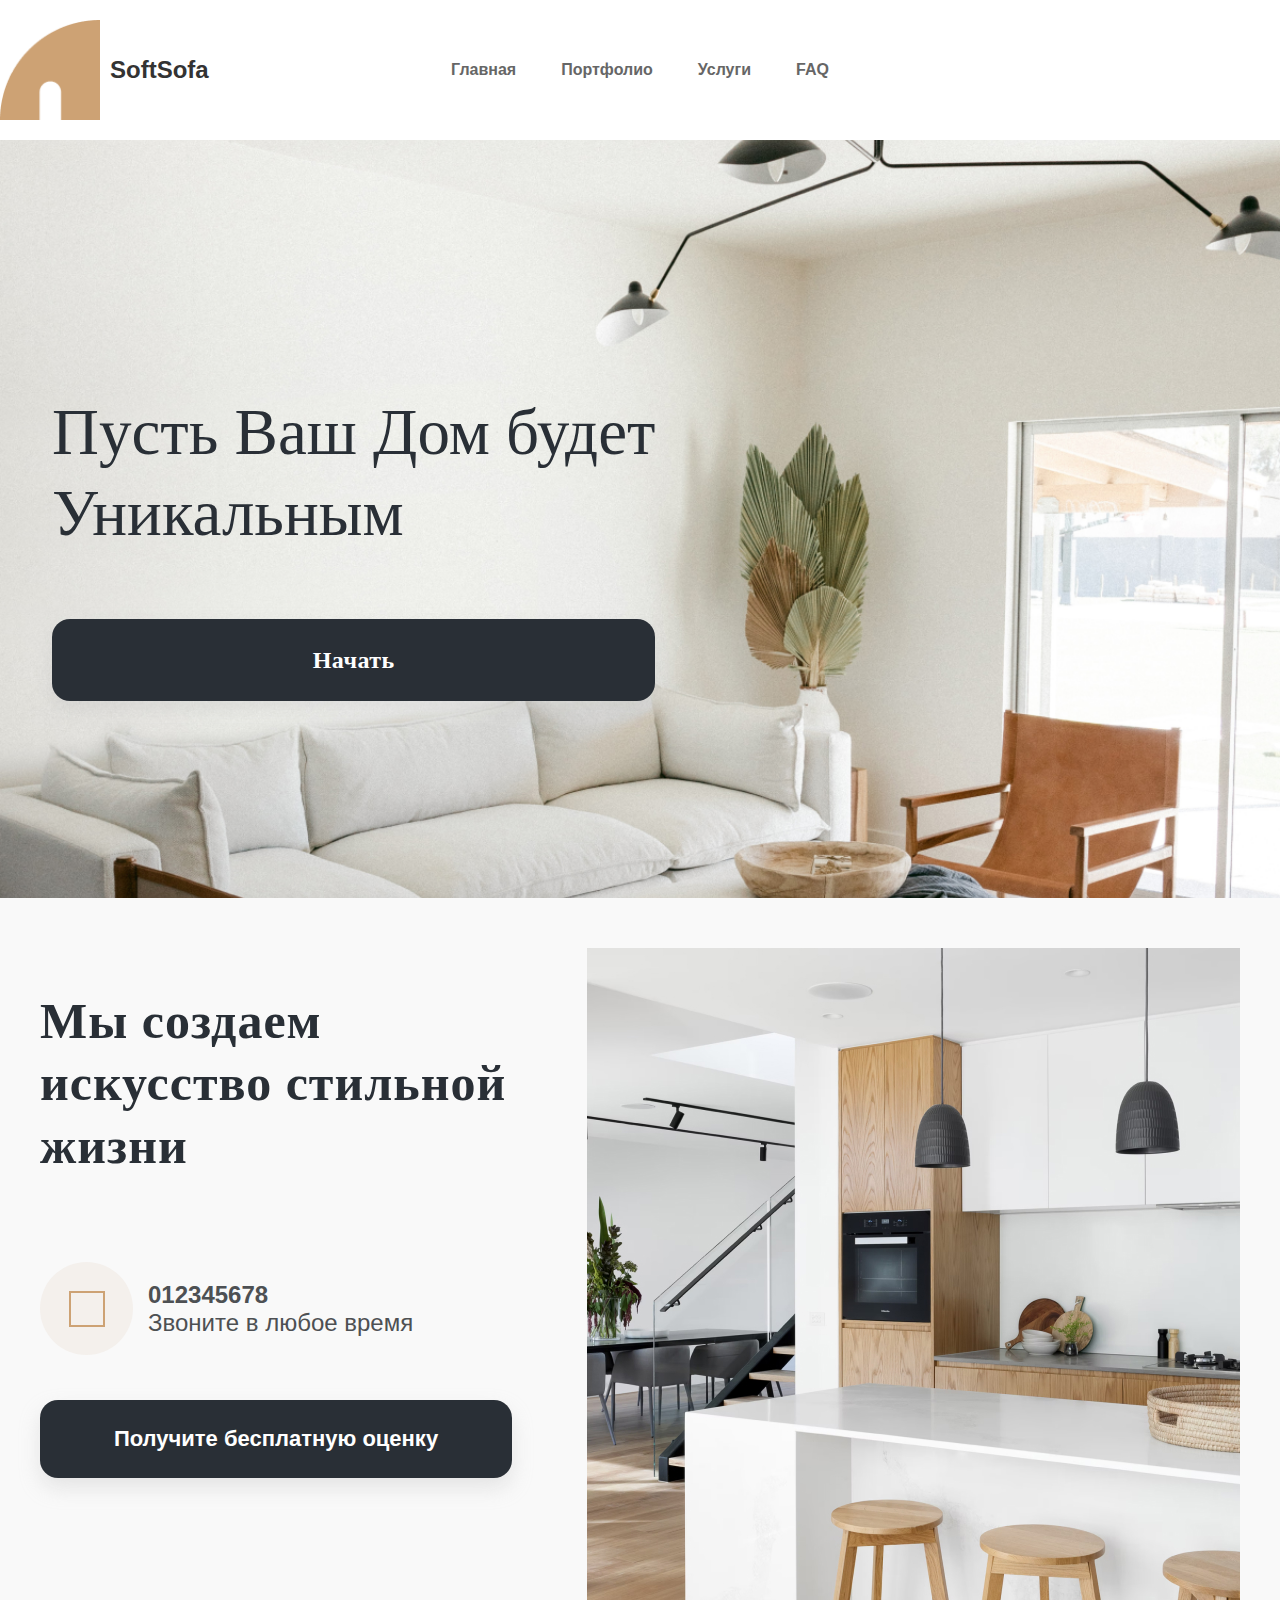
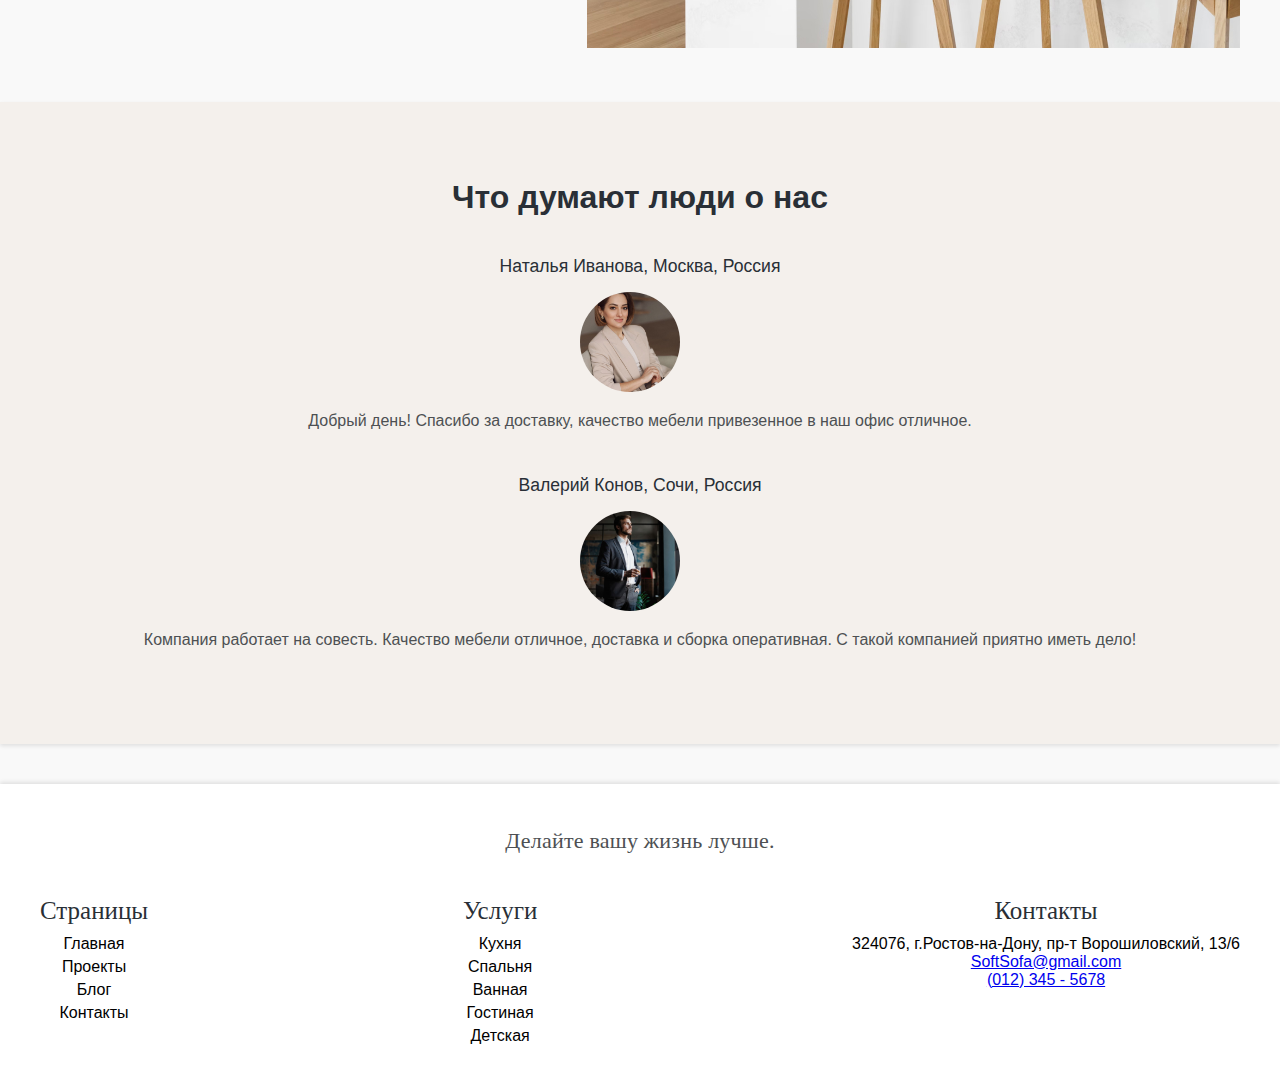
<file: index.html>
<!DOCTYPE html>
<html lang="ru">
<head>
    <meta charset="UTF-8">
    <meta name="viewport" content="width=device-width, initial-scale=1.0">
    <title>SoftSofa</title>
    <link rel="stylesheet" href="css/styles.css">
    <meta name="description" content="Дизайн интерьера, стильная мебель, уникальные решения для дома, современные декоративные элементы, профессиональное оформление пространства, качественная мебель для кухни, спальни и гостиной, эксклюзивные дизайнерские проекты, создание уютного домашнего амбиента.">
    <meta name="yandex-verification" content="720cb0ca792b2cd3" />
    <!-- Yandex.Metrika counter -->
<script type="text/javascript" >
    (function(m,e,t,r,i,k,a){m[i]=m[i]||function(){(m[i].a=m[i].a||[]).push(arguments)};
    m[i].l=1*new Date();
    for (var j = 0; j < document.scripts.length; j++) {if (document.scripts[j].src === r) { return; }}
    k=e.createElement(t),a=e.getElementsByTagName(t)[0],k.async=1,k.src=r,a.parentNode.insertBefore(k,a)})
    (window, document, "script", "https://mc.yandex.ru/metrika/tag.js", "ym");
 
    ym(95326497, "init", {
         clickmap:true,
         trackLinks:true,
         accurateTrackBounce:true
    });
 </script>
 <noscript><div><img src="https://mc.yandex.ru/watch/95326497" style="position:absolute; left:-9999px;" alt="" /></div></noscript>
 <!-- /Yandex.Metrika counter -->
</head>
<body>
    <header>
        <div class="logo">
            <img src="img/Logo.png" alt="Логотип">
            <h1>SoftSofa</h1>
        </div>
        <nav>
            <a href="#">Главная</a>
            <a href="portfolio.html">Портфолио</a>
            <a href="services.html">Услуги</a>
            <a href="faq.html">FAQ</a>
        </nav>
    </header>
    <main>
        <section class="banner">
            
            <div class="banner-bg"><img src="./img/banner.png" alt=""></div>
            <div class="banner-content">
                <h1>Пусть Ваш Дом будет<br/>Уникальным</h1>
                <button class="start-button">
                    Начать
                    
                </button>
            </div>
        </section>
        <section class="about-us">
            <div class="about-content">
                <div class="about-text">
                    <h2>Мы создаем искусство стильной жизни</h2>
                    <div class="call-info">
                        <div class="icon-container">
                            <div class="circle-background"></div>
                            <div class="circle-icon"></div>
                        </div>
                        <div class="call-text">
                            <span class="call-number">012345678</span>
                            <span class="call-description">Звоните в любое время</span>
                        </div>
                    </div>
                    <button class="evaluation-button">Получите бесплатную оценку</button>
                </div>
                <div class="about-image">
                    <img src="img/about us.jpg" alt="About Us Image">
                </div>
            </div>
        </section>
        
        
        <!--
        <section class="news">
            <h2>Статьи и новости</h2>
            <article>
                <h3>Решения для стильной кухни</h3>
                <p>26 Сентября, 2023</p>
            </article>
            <article>
                <h3>Новейшие дизайны интерьера</h3>
                <p>22 Сентября, 2023</p>
            </article>
            <article>
                <h3>Лучшие варианты для офиса и бизнеса</h3>
                <p>2 Сентября, 2023</p>
            </article>
        </section>
    -->
        
        

    <section class="reviews">
        <div class="reviews-bg">
            <div class="reviews-content">
                <h2>Что думают люди о нас</h2>
                <div class="reviews-cards">
                    <div class="review-card">
                        <cite>Наталья Иванова, Москва, Россия</cite>
                        <div class="review-image">
                            <img src="img/наталья.jpg" alt="Наталья">
                        </div>
                        <p>Добрый день! Спасибо за доставку, качество мебели привезенное в наш офис отличное.</p>
                    </div>
                    <div class="review-card">
                        <cite>Валерий Конов, Сочи, Россия</cite>
                        <div class="review-image">
                            <img src="img/валерий.jpg" alt="Валерий">
                        </div>
                        <p>Компания работает на совесть. Качество мебели отличное, доставка и сборка оперативная. С такой компанией приятно иметь дело!</p>
                    </div>
                </div>
            </div>
        </div>
    </section>
    
        
       
    </main>
    <footer>
        <div class="footer-container">
            <div class="footer-moto">Делайте вашу жизнь лучше.</div>
            <div class="footer-cards">
                <div class="footer-card">
                    <div class="footer-text">Страницы</div>
                    <ul>
                        <li>Главная</li>
                        <li>Проекты</li>
                        <li>Блог</li>
                        <li>Контакты</li>
                    </ul>
                </div>
                <div class="footer-card">
                    <div class="footer-text">Услуги</div>
                    <ul>
                        <li>Кухня</li>
                        <li>Спальня</li>
                        <li>Ванная</li>
                        <li>Гостиная</li>
                        <li>Детская</li>
                    </ul>
                </div>
                <div class="footer-card">
                    <div class="footer-text">Контакты</div>
                    <address>
                        324076, г.Ростов-на-Дону, пр-т Ворошиловский, 13/6 <br>
                        <a href="mailto:SoftSofa@gmail.com">SoftSofa@gmail.com</a><br>
                        <a href="tel:+0123455678">(012) 345 - 5678</a>
                    </address>
                </div>
            </div>
        </div>
           
    </footer>
</body>
</html>
</file>
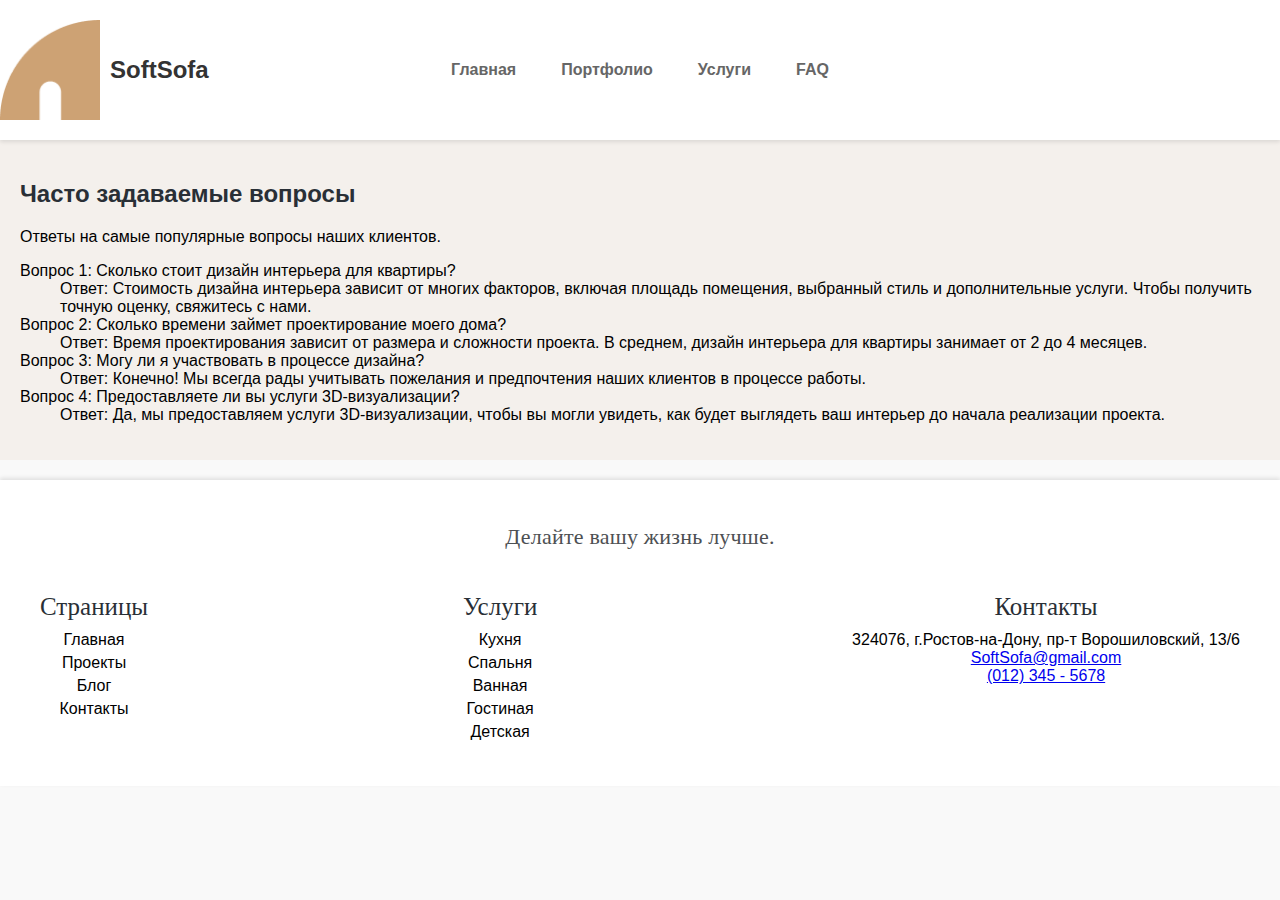
<file: faq.html>
<!DOCTYPE html>
<html lang="ru">
<head>
    <meta charset="UTF-8">
    <meta name="viewport" content="width=device-width, initial-scale=1.0">
    <title>SoftSofa</title>
    <link rel="stylesheet" href="css/styles.css">
    <!-- Yandex.Metrika counter -->
<script type="text/javascript" >
    (function(m,e,t,r,i,k,a){m[i]=m[i]||function(){(m[i].a=m[i].a||[]).push(arguments)};
    m[i].l=1*new Date();
    for (var j = 0; j < document.scripts.length; j++) {if (document.scripts[j].src === r) { return; }}
    k=e.createElement(t),a=e.getElementsByTagName(t)[0],k.async=1,k.src=r,a.parentNode.insertBefore(k,a)})
    (window, document, "script", "https://mc.yandex.ru/metrika/tag.js", "ym");
 
    ym(95326497, "init", {
         clickmap:true,
         trackLinks:true,
         accurateTrackBounce:true
    });
 </script>
 <noscript><div><img src="https://mc.yandex.ru/watch/95326497" style="position:absolute; left:-9999px;" alt="" /></div></noscript>
 <!-- /Yandex.Metrika counter -->
</head>
<body>
    <header>
        <div class="logo">
            <img src="img/Logo.png" alt="Логотип">
            <h1>SoftSofa</h1>
        </div>
        <nav>
            <a href="index.html">Главная</a>
            <a href="portfolio.html">Портфолио</a>
            <a href="services.html">Услуги</a>
            <a href="#">FAQ</a>
        </nav>
    </header>
    <main>
        <section class="faq">
            <h2>Часто задаваемые вопросы</h2>
            <p>Ответы на самые популярные вопросы наших клиентов.</p>
            <dl>
                <dt>Вопрос 1: Сколько стоит дизайн интерьера для квартиры?</dt>
                <dd>Ответ: Стоимость дизайна интерьера зависит от многих факторов, включая площадь помещения, выбранный стиль и дополнительные услуги. Чтобы получить точную оценку, свяжитесь с нами.</dd>
        
                <dt>Вопрос 2: Сколько времени займет проектирование моего дома?</dt>
                <dd>Ответ: Время проектирования зависит от размера и сложности проекта. В среднем, дизайн интерьера для квартиры занимает от 2 до 4 месяцев.</dd>
        
                <dt>Вопрос 3: Могу ли я участвовать в процессе дизайна?</dt>
                <dd>Ответ: Конечно! Мы всегда рады учитывать пожелания и предпочтения наших клиентов в процессе работы.</dd>
        
                <dt>Вопрос 4: Предоставляете ли вы услуги 3D-визуализации?</dt>
                <dd>Ответ: Да, мы предоставляем услуги 3D-визуализации, чтобы вы могли увидеть, как будет выглядеть ваш интерьер до начала реализации проекта.</dd>
            </dl>
        </section>
        
    </main>
    <footer>
        <div class="footer-container">
            <div class="footer-moto">Делайте вашу жизнь лучше.</div>
            <div class="footer-cards">
                <div class="footer-card">
                    <div class="footer-text">Страницы</div>
                    <ul>
                        <li>Главная</li>
                        <li>Проекты</li>
                        <li>Блог</li>
                        <li>Контакты</li>
                    </ul>
                </div>
                <div class="footer-card">
                    <div class="footer-text">Услуги</div>
                    <ul>
                        <li>Кухня</li>
                        <li>Спальня</li>
                        <li>Ванная</li>
                        <li>Гостиная</li>
                        <li>Детская</li>
                    </ul>
                </div>
                <div class="footer-card">
                    <div class="footer-text">Контакты</div>
                    <address>
                        324076, г.Ростов-на-Дону, пр-т Ворошиловский, 13/6 <br>
                        <a href="mailto:SoftSofa@gmail.com">SoftSofa@gmail.com</a><br>
                        <a href="tel:+0123455678">(012) 345 - 5678</a>
                    </address>
                </div>
            </div>
        </div>
     </footer>
</body>
</html>
</file>
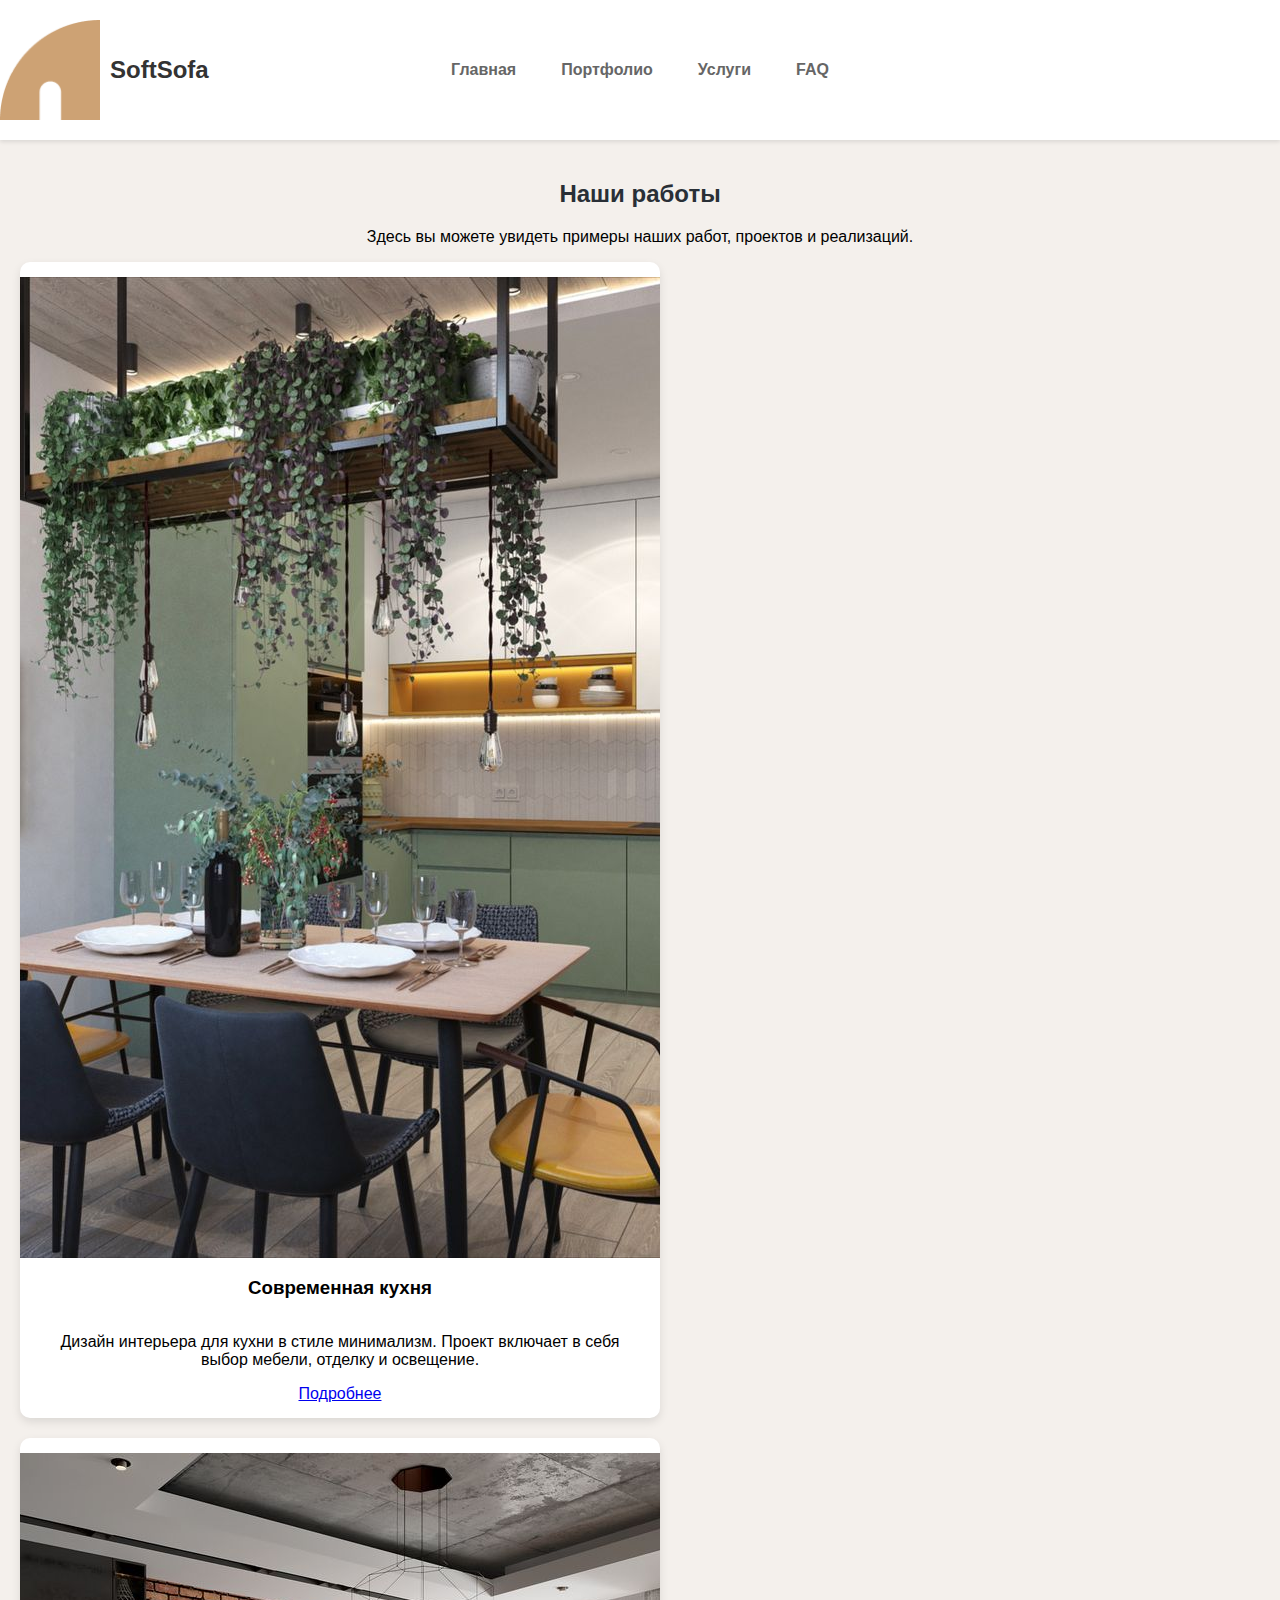
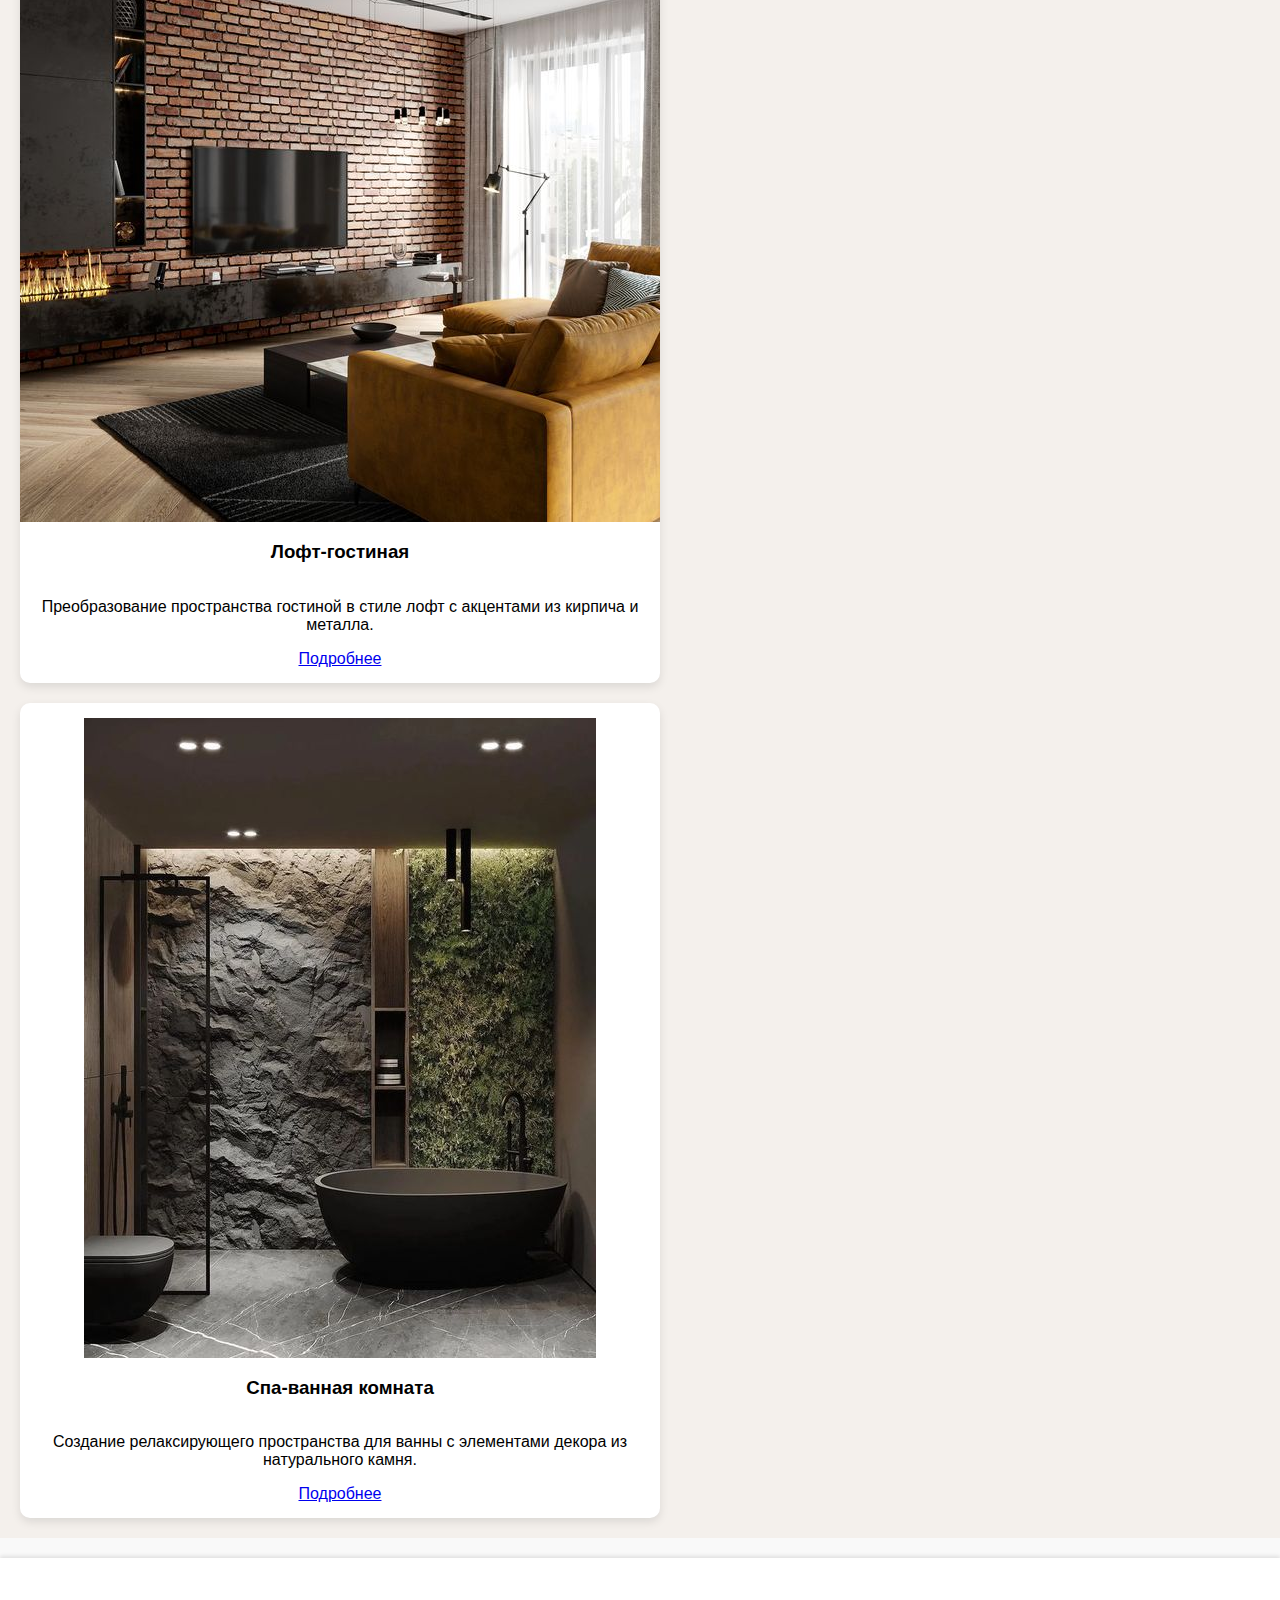
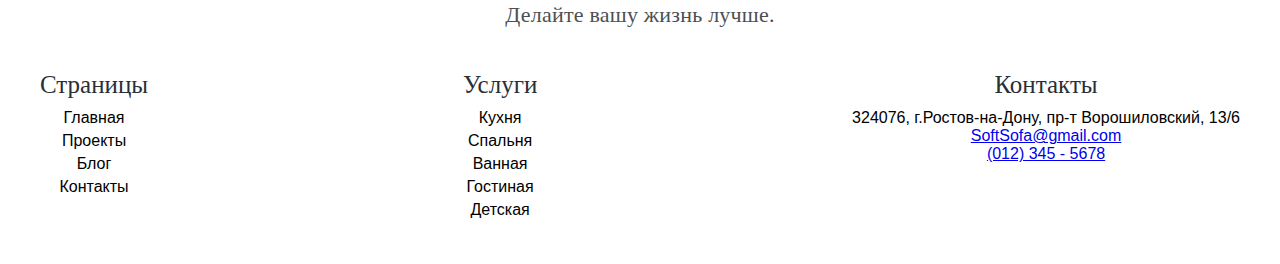
<file: portfolio.html>
<!DOCTYPE html>
<html lang="ru">
<head>
    <meta charset="UTF-8">
    <meta name="viewport" content="width=device-width, initial-scale=1.0">
    <title>SoftSofa</title>
    <link rel="stylesheet" href="css/styles.css">
    <link rel="stylesheet" href="css/styles_portfolio.css">
    <!-- Yandex.Metrika counter -->
<script type="text/javascript" >
    (function(m,e,t,r,i,k,a){m[i]=m[i]||function(){(m[i].a=m[i].a||[]).push(arguments)};
    m[i].l=1*new Date();
    for (var j = 0; j < document.scripts.length; j++) {if (document.scripts[j].src === r) { return; }}
    k=e.createElement(t),a=e.getElementsByTagName(t)[0],k.async=1,k.src=r,a.parentNode.insertBefore(k,a)})
    (window, document, "script", "https://mc.yandex.ru/metrika/tag.js", "ym");
 
    ym(95326497, "init", {
         clickmap:true,
         trackLinks:true,
         accurateTrackBounce:true
    });
 </script>
 <noscript><div><img src="https://mc.yandex.ru/watch/95326497" style="position:absolute; left:-9999px;" alt="" /></div></noscript>
 <!-- /Yandex.Metrika counter -->
</head>
<body>
    <header>
        <div class="logo">
            <img src="img/Logo.png" alt="Логотип">
            <h1>SoftSofa</h1>
        </div>
        <nav>
            <a href="index.html">Главная</a>
            <a href="#">Портфолио</a>
            <a href="services.html">Услуги</a>
            <a href="faq.html">FAQ</a>
        </nav>
    </header>
    <main>
        <section class="portfolio">
            <h2>Наши работы</h2>
            <p>Здесь вы можете увидеть примеры наших работ, проектов и реализаций.</p>
            <div class="gallery">
                <article class="projects">
                    <img src="img/Кухня городские джунгли.jpg" alt="Проект 1">
                    <h3>Современная кухня</h3>
                    <p>Дизайн интерьера для кухни в стиле минимализм. Проект включает в себя выбор мебели, отделку и освещение.</p>
                    <a href="#">Подробнее</a>
                </article>
                <article class="projects">
                    <img src="img/Дизайн квартиры в стиле лофт.jpg" alt="Проект 2">
                    <h3>Лофт-гостиная</h3>
                    <p>Преобразование пространства гостиной в стиле лофт с акцентами из кирпича и металла.</p>
                    <a href="#">Подробнее</a>
                </article>
                <article class="projects">
                    <img src="img/спа-ванная.jpg" alt="Проект 3">
                    <h3>Спа-ванная комната</h3>
                    <p>Создание релаксирующего пространства для ванны с элементами декора из натурального камня.</p>
                    <a href="#">Подробнее</a>
                </article>
                <!-- Дополнительные проекты -->
            </div>
        </section>
        
    </main>
    <footer>
    <div class="footer-container">
        <div class="footer-moto">Делайте вашу жизнь лучше.</div>
        <div class="footer-cards">
            <div class="footer-card">
                <div class="footer-text">Страницы</div>
                <ul>
                    <li>Главная</li>
                    <li>Проекты</li>
                    <li>Блог</li>
                    <li>Контакты</li>
                </ul>
            </div>
            <div class="footer-card">
                <div class="footer-text">Услуги</div>
                <ul>
                    <li>Кухня</li>
                    <li>Спальня</li>
                    <li>Ванная</li>
                    <li>Гостиная</li>
                    <li>Детская</li>
                </ul>
            </div>
            <div class="footer-card">
                <div class="footer-text">Контакты</div>
                <address>
                    324076, г.Ростов-на-Дону, пр-т Ворошиловский, 13/6 <br>
                    <a href="mailto:SoftSofa@gmail.com">SoftSofa@gmail.com</a><br>
                    <a href="tel:+0123455678">(012) 345 - 5678</a>
                </address>
            </div>
        </div>
    </div>
 </footer>      
</body>
</html>
</file>
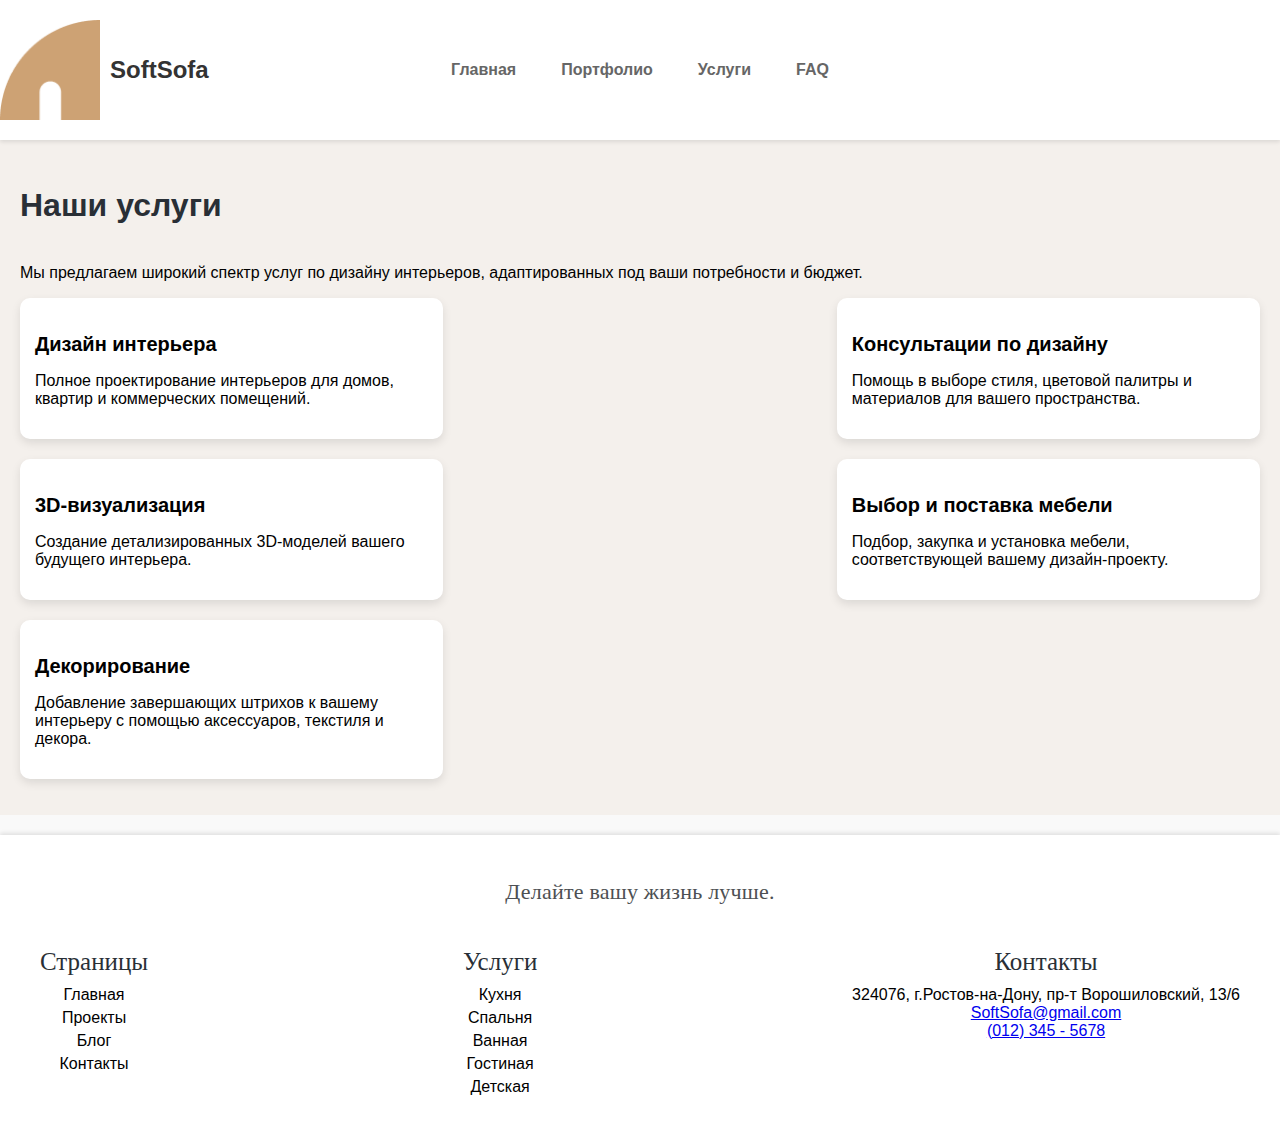
<file: services.html>
<!DOCTYPE html>
<html lang="ru">
<head>
    <meta charset="UTF-8">
    <meta name="viewport" content="width=device-width, initial-scale=1.0">
    <title>SoftSofa</title>
    <link rel="stylesheet" href="css/styles.css">
    <link rel="stylesheet" href="css/styles_services.css">
    <!-- Yandex.Metrika counter -->
<script type="text/javascript" >
    (function(m,e,t,r,i,k,a){m[i]=m[i]||function(){(m[i].a=m[i].a||[]).push(arguments)};
    m[i].l=1*new Date();
    for (var j = 0; j < document.scripts.length; j++) {if (document.scripts[j].src === r) { return; }}
    k=e.createElement(t),a=e.getElementsByTagName(t)[0],k.async=1,k.src=r,a.parentNode.insertBefore(k,a)})
    (window, document, "script", "https://mc.yandex.ru/metrika/tag.js", "ym");
 
    ym(95326497, "init", {
         clickmap:true,
         trackLinks:true,
         accurateTrackBounce:true
    });
 </script>
 <noscript><div><img src="https://mc.yandex.ru/watch/95326497" style="position:absolute; left:-9999px;" alt="" /></div></noscript>
 <!-- /Yandex.Metrika counter -->
</head>
<body>
    <header>
        <div class="logo">
            <img src="img/Logo.png" alt="Логотип">
            <h1>SoftSofa</h1>
        </div>
        <nav>
            <a href="index.html">Главная</a>
            <a href="portfolio.html">Портфолио</a>
            <a href="#">Услуги</a>
            <a href="faq.html">FAQ</a>
        </nav>
    </header>
    <main>
        <section class="uslugi">
            <h2>Наши услуги</h2>
            <p>Мы предлагаем широкий спектр услуг по дизайну интерьеров, адаптированных под ваши потребности и бюджет.</p>
            <ul class="services-list">
                <li>
                    <h3>Дизайн интерьера</h3>
                    <p>Полное проектирование интерьеров для домов, квартир и коммерческих помещений.</p>
                </li>
                <li>
                    <h3>Консультации по дизайну</h3>
                    <p>Помощь в выборе стиля, цветовой палитры и материалов для вашего пространства.</p>
                </li>
                <li>
                    <h3>3D-визуализация</h3>
                    <p>Создание детализированных 3D-моделей вашего будущего интерьера.</p>
                </li>
                <li>
                    <h3>Выбор и поставка мебели</h3>
                    <p>Подбор, закупка и установка мебели, соответствующей вашему дизайн-проекту.</p>
                </li>
                <li>
                    <h3>Декорирование</h3>
                    <p>Добавление завершающих штрихов к вашему интерьеру с помощью аксессуаров, текстиля и декора.</p>
                </li>
            </ul>
        </section>        
    </main>
    <footer>
        <div class="footer-container">
            <div class="footer-moto">Делайте вашу жизнь лучше.</div>
            <div class="footer-cards">
                <div class="footer-card">
                    <div class="footer-text">Страницы</div>
                    <ul>
                        <li>Главная</li>
                        <li>Проекты</li>
                        <li>Блог</li>
                        <li>Контакты</li>
                    </ul>
                </div>
                <div class="footer-card">
                    <div class="footer-text">Услуги</div>
                    <ul>
                        <li>Кухня</li>
                        <li>Спальня</li>
                        <li>Ванная</li>
                        <li>Гостиная</li>
                        <li>Детская</li>
                    </ul>
                </div>
                <div class="footer-card">
                    <div class="footer-text">Контакты</div>
                    <address>
                        324076, г.Ростов-на-Дону, пр-т Ворошиловский, 13/6 <br>
                        <a href="mailto:SoftSofa@gmail.com">SoftSofa@gmail.com</a><br>
                        <a href="tel:+0123455678">(012) 345 - 5678</a>
                    </address>
                </div>
            </div>
        </div>
     </footer>
</body>
</html>
</file>
<file: css/styles.css>
body {
    font-family: Arial, sans-serif;
    margin: 0;
    padding: 0;
    background-color: #f9f9f9;
}
header {
    display: flex; /* Применяем flexbox к header */
    justify-content: space-between; /* Распределяем элементы по краям: логотип слева, навигация справа */
    align-items: center; /* Выравниваем элементы по вертикали по центру */
    background-color: #fff;
    padding: 20px 0;
    box-shadow: 0 2px 4px rgba(0, 0, 0, 0.1);
    position: relative; /* Добавляем, чтобы nav мог позиционироваться относительно header */
}
.logo {
    display: flex; /* Применяем flexbox к .logo */
    align-items: center; /* Выравниваем элементы по вертикали по центру */
    gap: 10px; /* Добавляем отступ между картинкой логотипа и названием */
    width: 300px;
    margin-right: 20px; /* Добавляем отступ справа к .logo */
}

.logo img {
    width: auto; /* Убираем ограничение по ширине */
    max-width: 100px; /* Устанавливаем максимальную ширину для логотипа */
    height: auto; /* Убираем ограничение по высоте */
    /*margin-right: 10px;*/
}
header h1 {
    margin: 0;
    color: #333;
    font-size: 24px;
    display: flex;
    width: 200px;
    align-items: center;
    gap: 200px;
}
nav {
    position: absolute;
    left: 50%;
    transform: translateX(-50%);
    display: flex; /* Применяем flexbox к nav */
    align-items: center; /* Выравниваем элементы по вертикали по центру */
    gap: 15px; /* Добавляем отступ между ссылками */
}

nav a {
    margin: 0 15px;
    text-decoration: none;
    color: #666;
    font-weight: bold;
}
nav a:hover {
    text-decoration: underline;
    color: #333;
}
main {
    padding: 40 20px;
}
.banner {
    position: relative;
    /* width: 1201px; */
    height: 758px;
    /* background-image:url(../img/фон.jpg); */
    
    overflow: hidden;
    background-size: cover;
}

.banner-bg{
    position: absolute;
    width: 100%;
    height: 100%;
    left: 0;
    top: 0;
    
}
.banner-bg img{
    position: absolute;
    width: 100%;
    height: 100%;
    left: 0;
    top: 0;
    object-fit: cover;
}


.banner-content {
    position: absolute;
    top: 208px;
    left: 52px;
    display: flex;
    flex-direction: column;
    gap: 21px;
}

.banner-content h1 {
    color: #292F36;
    font-size: 65px;
    font-family: Rosario;
    font-weight: 400;
    line-height: 81.25px;
}

.start-button {
    display: flex;
    align-items: center;
    justify-content: center;
    gap: 10px;
    padding: 26px 48px;
    background-color: #292F36;
    border-radius: 18px;
    box-shadow: 0px 10px 20px rgba(192.31, 192.31, 192.31, 0.35);
    color: white;
    font-size: 24px;
    font-family: Jost;
    font-weight: 600;
    line-height: 30px;
    letter-spacing: 0.48px;
    border: none;
    cursor: pointer;
}

.button-icon {
    display: inline-block;
    width: 15.14px;
    height: 13.18px;
    border: 2px #CDA274 solid;
}

.services, .contacts, .news, .reviews {
    margin-bottom: 40px;
    background-color: #fff;   
    padding: 20px;   
    box-shadow: 0 2px 4px rgba(0, 0, 0, 0.1)
}
.services ul, .contacts address {
    list-style-type: none;
    padding: 0;
}

.news article { 
    margin-bottom: 20px;
}

footer {
    background-color: #fff;
    padding: 40px 20px;
    text-align: center;
    box-shadow: 0 -2px 4px rgba(0, 0, 0, 0.1);
}

.footer-container {
    display: flex;
    flex-direction: column;
    align-items: center;
    gap: 40px;
}

.footer-moto {
    color: #4D5053;
    font-size: 22px;
    font-family: Jost;
    font-weight: 400;
    line-height: 33px;
    letter-spacing: 0.22px;
}

.footer-cards {
    display: flex;
    justify-content: space-between;
    width: 100%;
    max-width: 1200px;
    gap: 20px;
}

.footer-text {
    color: #292F36;
    font-size: 25px;
    font-family: DM Serif Display;
    font-weight: 400;
    margin-bottom: 10px;
}

.footer-card ul {
    list-style-type: none;
    padding: 0;
    margin: 0;
}

.footer-card li {
    margin-bottom: 5px;
}

address {
    font-style: normal;
}
.reviews {
    padding: 50px 0;
    background-color: #F4F0EC;
    overflow: hidden;
}

.reviews-content {
    max-width: 1150px;
    margin: 0 auto;
    text-align: center;
    padding: 0 24px;
    position: relative;
    z-index: 1;
}

h2 {
    color: #292F36;
    font-size: 2rem;
    font-family: Arial, sans-serif; /* Изменим шрифт на Arial без засечек */
    margin-bottom: 40px;
}

.review-card p, .review-card cite {
    font-family: Arial, sans-serif; /* Изменим шрифт на Arial без засечек */
}

.review-card p {
    font-size: 1rem;
    color: #4D5053;
    margin-bottom: 15px;
}

.review-card cite {
    font-size: 1.1rem;
    color: #292F36;
    font-style: normal;
    margin-bottom: 15px; /* Добавим отступ снизу для cite */
}

.review-card img {
    width: 100px;
    height: 100px;
    border-radius: 50%;
    object-fit: cover;
    margin-right: 20px;
}

.review-card {
    display: flex;
    flex-direction: column; /* Изменим направление на колонку */
    align-items: center;
    justify-content: center;
    margin-bottom: 30px;
}

.about-us {
    display: flex;
    justify-content: center;
    align-items: center;
    padding: 50px 0;
}

.about-content {
    display: flex;
    gap: 75px;
}

.about-text {
    width: 472px;
    display: flex;
    flex-direction: column;
    gap: 45px;
}

.about-text h2 {
    font-size: 50px;
    font-family: 'DM Serif Display', serif;
    color: #292F36;
    line-height: 62.50px;
    letter-spacing: 1px;
}

.call-info {
    display: flex;
    gap: 15px;
}

.icon-container {
    position: relative;
    width: 93px;
    height: 93px;
}

.circle-background {
    width: 93px;
    height: 93px;
    background: #F4F0EC;
    border-radius: 50%;
    position: absolute;
}

.circle-icon {
    width: 32px;
    height: 32px;
    border: 2px #CDA274 solid;
    position: absolute;
    top: 50%;
    left: 50%;
    transform: translate(-50%, -50%);
}

.call-text {
    display: flex;
    flex-direction: column;
    justify-content: center;
}

.call-number {
    font-size: 24px;
    font-family: 'Jost', sans-serif;
    font-weight: 700;
    color: #4D5053;
}

.call-description {
    font-size: 24px;
    font-family: 'Jost', sans-serif;
    color: #4D5053;
}

.evaluation-button {
    padding: 26px 40px;
    background: #292F36;
    color: white;
    font-size: 22px;
    font-family: 'Jost', sans-serif;
    font-weight: 600;
    border-radius: 18px;
    box-shadow: 0px 10px 20px rgba(192.31, 192.31, 192.31, 0.35);
    border: none;
    cursor: pointer;
    transition: background 0.3s;
}

.evaluation-button:hover {
    background: #CDA274;
}

.about-image {
    position: relative;
}

.about-image img {
    max-width: 100%;
    position: relative;
    z-index: -1;
}

.contacts {
    text-align: center;
    padding: 50px 0;
}

.contacts h2 {
    font-size: 32px;
    margin-bottom: 20px;
}

.contacts address {
    font-style: normal;
}

.contacts a {
    color: inherit;
    text-decoration: none;
    transition: color 0.3s;
}

.contacts a:hover {
    color: #CDA274;
}

.news {
    padding: 20px;
    background-color: #f4f0ec;
}

.news h2 {
    font-size: 24px;
    margin-bottom: 20px;
}

.news article {
    margin-bottom: 15px;
}

.news article h3 {
    font-size: 20px;
    margin-bottom: 10px;
}

.our-projects {
    padding: 20px;
    background-color: #f4f0ec;
}

.our-projects h2 {
    font-size: 24px;
    margin-bottom: 20px;
    text-align: center;
}

.project {
    display: flex;
    justify-content: space-between;
    align-items: center;
    margin-bottom: 20px;
}

.project-info {
    width: 50%;
    padding: 10px;
}

.project img {
    max-width: 500px;
    border-radius: 15px;
    width: 60%;
}

.project-info h3 {
    font-size: 20px;
    margin-bottom: 10px;
}


.about-company, .our-services, .client-reviews {
    padding: 20px;
    background-color: #f4f0ec;
    margin-bottom: 20px;
}

.about-company h2, .our-services h2, .client-reviews h2 {
    font-size: 24px;
    margin-bottom: 20px;
}

.portfolio, .faq, .shop {
    padding: 20px;
    background-color: #f4f0ec;
    margin-bottom: 20px;
}

.portfolio h2, .faq h2, .shop h2 {
    font-size: 24px;
    margin-bottom: 20px;
}
</file>
<file: css/styles_portfolio.css>
.portfolio {
    padding: 20px;
    background-color: #f4f0ec;
    margin-bottom: 20px;
}

.portfolio h2 {
    font-size: 24px;
    margin-bottom: 20px;
    text-align: center;
}
.portfolio p {
    text-align: center;
}
.gallery {
    display: flex;
    gap: 20px;
    flex-wrap: wrap;
    justify-content: space-between;
}

.projects {
    box-shadow: 0px 4px 10px rgba(0, 0, 0, 0.1);
    padding: 15px;
    background-color: #fff;
    border-radius: 10px;
    transition: transform 0.3s ease;
    overflow: hidden; /* Это свойство предотвратит выход содержимого за пределы контейнера */
    display: flex;
    justify-content: space-between; /* Распределите содержимое равномерно */
    flex-direction: column; /* Элементы располагаются вертикально */
    align-items: center; /* Выравнивание элементов по центру */
    width: calc(50% - 10px); /* Ширина каждого проекта, учитывая отступ */
}


.project:hover {
    transform: translateY(-10px);
}

.project img {
    max-width: 70%;
    height: auto;
    border-radius: 10px;
    margin-bottom: 15px;
    order: 2; /* Перемещаем изображение вниз */
    margin-top: 20px; /* Отступ сверху для изображения */
}

.project h3 {
    font-size: 20px;
    margin-bottom: 10px;
    order: 1;
}

.project p {
    font-size: 16px;
    order: 3; /* Перемещаем описание ниже изображения */
    flex: 1; /* Занимает все доступное пространство */
    text-align: right; /* Выравнивание текста справа */
}

.project a {
    color: #CDA274;
    text-decoration: none;
    font-weight: bold;
    transition: color 0.3s ease;
    order: 4; /* Перемещаем ссылку в самый низ */
    margin-top: 20px; /* Отступ сверху для ссылки */
}

.project a:hover {
    color: #292F36;
}
</file>
<file: css/styles_services.css>
.uslugi {
    padding: 20px;
    background-color: #f4f0ec;
    margin-bottom: 20px;
}

.services-list {
    list-style-type: none;
    padding: 0;
    display: flex;
    flex-wrap: wrap;
    gap: 20px;
    justify-content: space-between;
}

.services-list li {
    width: calc(33.33% - 20px); /* Ширина каждой услуги с учетом отступов */
    padding: 15px;
    background-color: #fff;
    border-radius: 10px;
    box-shadow: 0px 4px 10px rgba(0, 0, 0, 0.1);
}

.services-list h3 {
    font-size: 20px;
    margin-bottom: 10px;
}

.services-list p {
    font-size: 16px;
}
</file>
